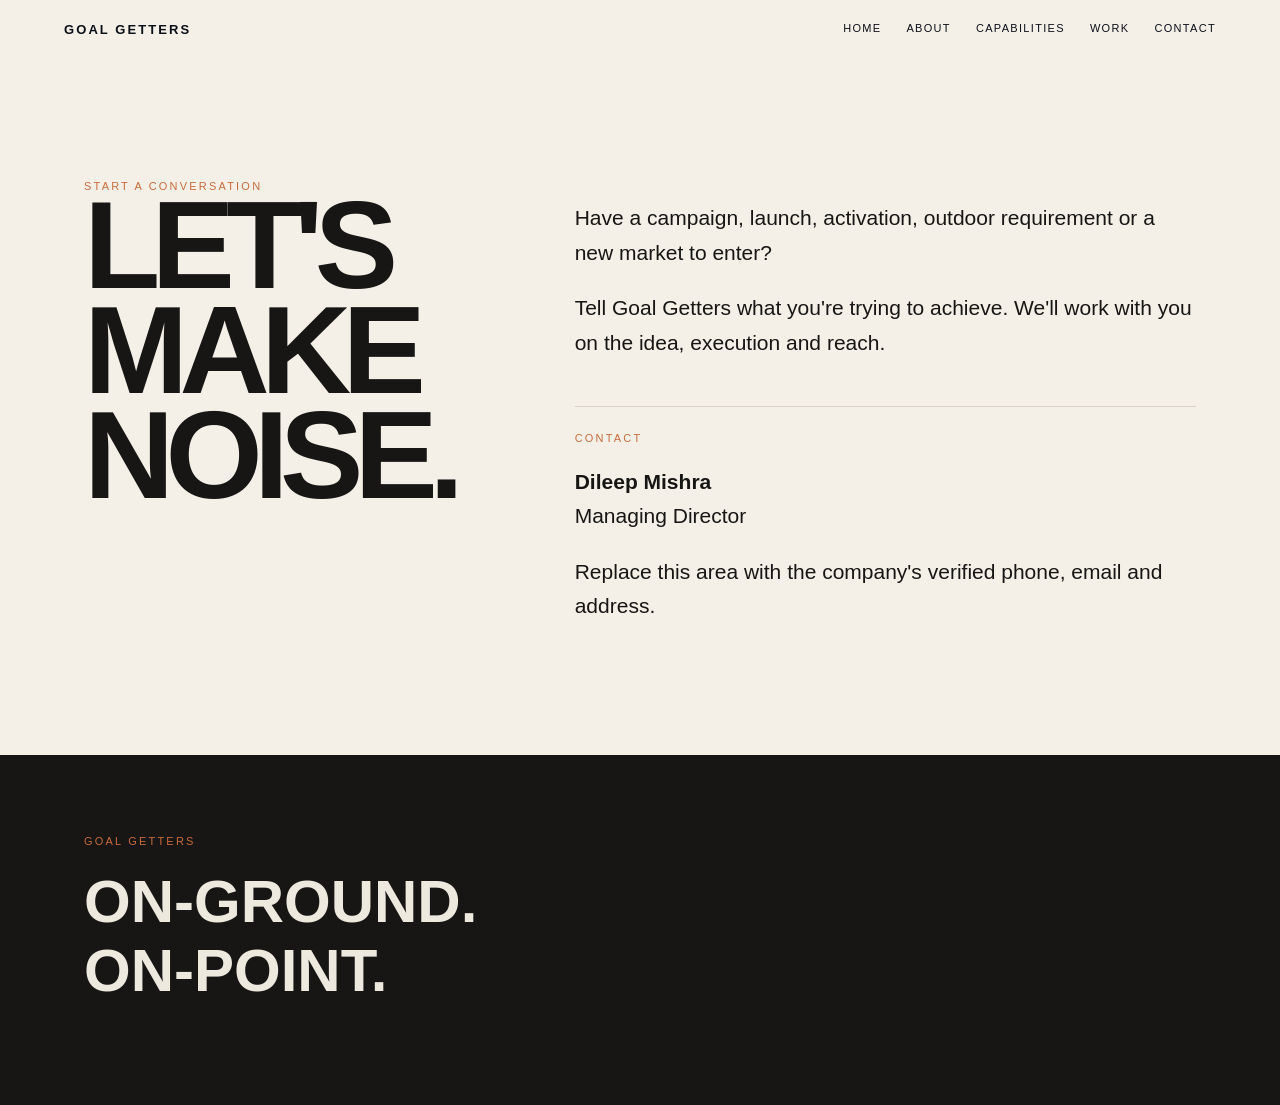
<file: contact.html>
<!doctype html><html><head><meta charset="utf-8"><meta name="viewport" content="width=device-width,initial-scale=1"><title>Contact — Goal Getters</title><link rel="stylesheet" href="style.css"></head><body><nav><a class="brand" href="index.html">GOAL GETTERS</a><div class="links"><a href="index.html">Home</a><a href="about.html">About</a><a href="services.html">Capabilities</a><a href="work.html">Work</a><a href="contact.html">Contact</a></div></nav><section style="padding-top:180px;min-height:80vh"><div class="wrap intro"><div><div class="small">Start a conversation</div><h1 style="font-size:clamp(55px,10vw,125px)">LET'S<br>MAKE<br>NOISE.</h1></div><div><p>Have a campaign, launch, activation, outdoor requirement or a new market to enter?</p><p>Tell Goal Getters what you're trying to achieve. We'll work with you on the idea, execution and reach.</p><div style="margin-top:45px;border-top:1px solid #d8d0c5;padding-top:25px"><div class="small">Contact</div><p><b>Dileep Mishra</b><br>Managing Director</p><p>Replace this area with the company's verified phone, email and address.</p></div></div></div></section><footer><div class="wrap"><div class="small">Goal Getters</div><h2 style="font-size:60px;margin:20px 0">ON-GROUND.<br>ON-POINT.</h2></div></footer></body></html>
</file>
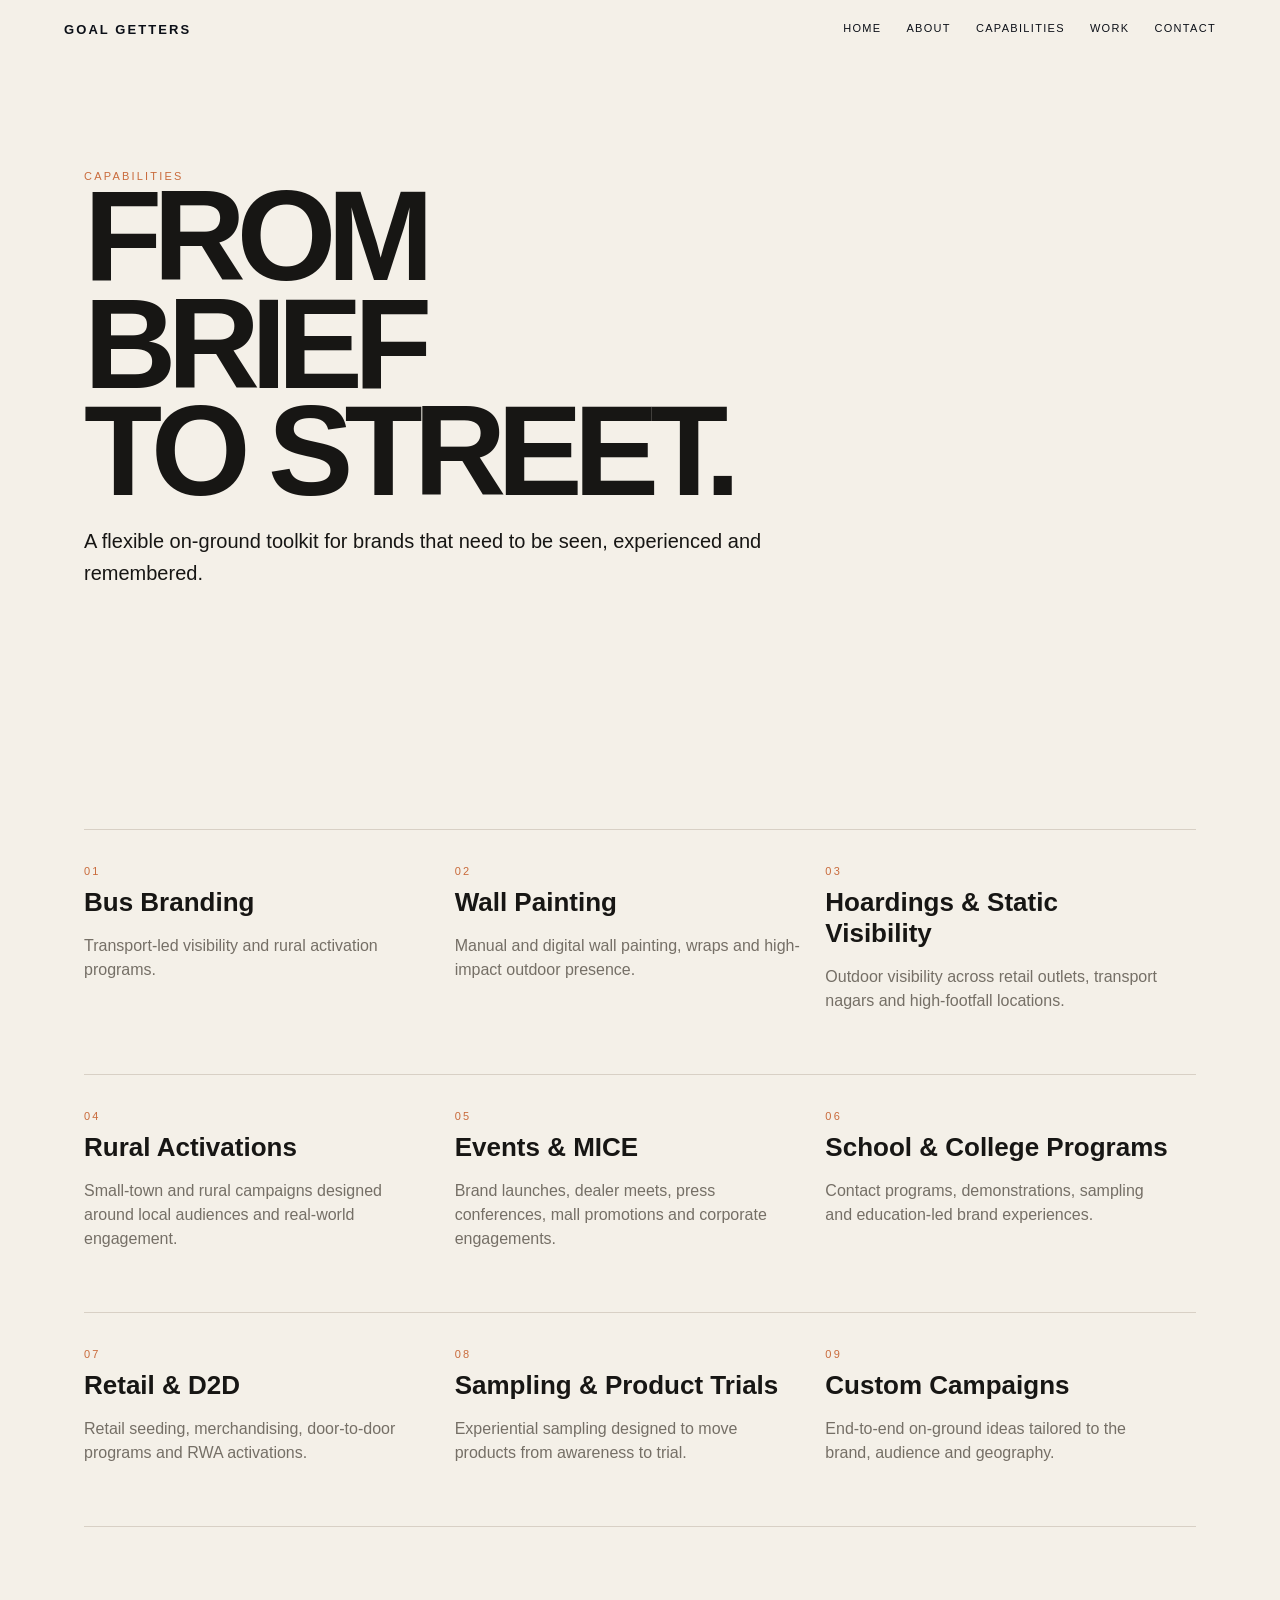
<file: services.html>
<!doctype html><html><head><meta charset="utf-8"><meta name="viewport" content="width=device-width,initial-scale=1"><title>Capabilities — Goal Getters</title><link rel="stylesheet" href="style.css"></head><body><nav><a class="brand" href="index.html">GOAL GETTERS</a><div class="links"><a href="index.html">Home</a><a href="about.html">About</a><a href="services.html">Capabilities</a><a href="work.html">Work</a><a href="contact.html">Contact</a></div></nav><section style="padding-top:170px"><div class="wrap"><div class="small">Capabilities</div><h1 style="font-size:clamp(55px,10vw,135px)">FROM<br>BRIEF<br>TO STREET.</h1><p style="max-width:680px;font-size:20px;line-height:1.6">A flexible on-ground toolkit for brands that need to be seen, experienced and remembered.</p></div></section><section><div class="wrap"><div class="services"><div class="service"><div class="small">01</div><h3>Bus Branding</h3><p>Transport-led visibility and rural activation programs.</p></div><div class="service"><div class="small">02</div><h3>Wall Painting</h3><p>Manual and digital wall painting, wraps and high-impact outdoor presence.</p></div><div class="service"><div class="small">03</div><h3>Hoardings & Static Visibility</h3><p>Outdoor visibility across retail outlets, transport nagars and high-footfall locations.</p></div><div class="service"><div class="small">04</div><h3>Rural Activations</h3><p>Small-town and rural campaigns designed around local audiences and real-world engagement.</p></div><div class="service"><div class="small">05</div><h3>Events & MICE</h3><p>Brand launches, dealer meets, press conferences, mall promotions and corporate engagements.</p></div><div class="service"><div class="small">06</div><h3>School & College Programs</h3><p>Contact programs, demonstrations, sampling and education-led brand experiences.</p></div><div class="service"><div class="small">07</div><h3>Retail & D2D</h3><p>Retail seeding, merchandising, door-to-door programs and RWA activations.</p></div><div class="service"><div class="small">08</div><h3>Sampling & Product Trials</h3><p>Experiential sampling designed to move products from awareness to trial.</p></div><div class="service"><div class="small">09</div><h3>Custom Campaigns</h3><p>End-to-end on-ground ideas tailored to the brand, audience and geography.</p></div></div></div></section></body></html>
</file>
<file: style.css>
*{box-sizing:border-box}html{scroll-behavior:smooth}body{margin:0;background:#f4f0e8;color:#171614;font-family:Arial,Helvetica,sans-serif}a{color:inherit;text-decoration:none}.wrap{max-width:1240px;margin:auto;padding:0 5vw}nav{position:fixed;top:0;left:0;right:0;z-index:20;display:flex;justify-content:space-between;padding:22px 5vw;color:white;mix-blend-mode:difference}nav .brand{font-weight:800;letter-spacing:.16em;font-size:13px}nav .links{display:flex;gap:25px;font-size:11px;text-transform:uppercase;letter-spacing:.12em}.hero{min-height:92vh;background:#1d1b18;color:#f7f2e9;display:flex;align-items:flex-end;padding:120px 5vw 70px;position:relative;overflow:hidden}.hero:before{content:"";position:absolute;inset:0;background:linear-gradient(120deg,rgba(0,0,0,.76),rgba(0,0,0,.15)),url('assets/credential-01.jpg') center/cover;opacity:.72}.hero>*{position:relative}.eyebrow,.small{text-transform:uppercase;letter-spacing:.2em;font-size:11px;color:#c96b3c}h1{font-size:clamp(58px,11vw,150px);line-height:.84;letter-spacing:-.07em;margin:0;max-width:1000px}.hero p{font-size:18px;max-width:650px;line-height:1.55;color:#ddd6cc;margin-top:35px}.cta{display:inline-block;margin-top:25px;padding:14px 21px;border:1px solid currentColor;text-transform:uppercase;letter-spacing:.13em;font-size:11px}section{padding:110px 0}.intro{display:grid;grid-template-columns:1fr 1.6fr;gap:8vw}.intro h2,.section-title{font-size:clamp(40px,6vw,78px);line-height:.92;letter-spacing:-.05em;margin:0}.intro p{font-size:21px;line-height:1.65;max-width:720px}.stats{display:grid;grid-template-columns:repeat(3,1fr);gap:20px;margin-top:45px}.stat{border-top:1px solid #d8d0c5;padding-top:20px}.stat strong{font-size:45px;display:block}.stat span{color:#756f66;font-size:12px;text-transform:uppercase;letter-spacing:.12em}.services{display:grid;grid-template-columns:repeat(3,1fr);border-top:1px solid #d8d0c5}.service{padding:35px 25px 45px 0;border-bottom:1px solid #d8d0c5;min-height:180px}.service h3{font-size:26px;margin:10px 0}.service p{color:#756f66;line-height:1.5}.feature{display:grid;grid-template-columns:1.1fr .9fr;min-height:560px;background:#20201d;color:white}.feature img{width:100%;height:100%;object-fit:cover}.feature-copy{padding:70px;display:flex;flex-direction:column;justify-content:center}.feature-copy h2{font-size:clamp(45px,6vw,85px);line-height:.9;letter-spacing:-.05em;margin:15px 0}.feature-copy p{color:#c9c4bb;line-height:1.6}.grid{display:grid;grid-template-columns:repeat(2,1fr);gap:18px;margin-top:50px}.card{overflow:hidden}.card img{display:block;width:100%;aspect-ratio:4/3;object-fit:cover;transition:transform .7s}.card:hover img{transform:scale(1.04)}.caption{padding:15px 0 30px}.caption b{font-size:16px}.caption span{display:block;color:#756f66;font-size:12px;margin-top:6px}.team{display:grid;grid-template-columns:1fr 2fr;gap:8vw}.person{border-top:1px solid #d8d0c5;padding:18px 0}.person strong{font-size:22px}.person span{color:#756f66}footer{background:#171614;color:#eee9df;padding:80px 0}.footergrid{display:grid;grid-template-columns:2fr 1fr 1fr;gap:50px}.footergrid h2{font-size:60px;line-height:.9;letter-spacing:-.05em;margin:0 0 35px}.footergrid p{color:#aaa49a;line-height:1.6}@media(max-width:800px){nav .links{display:none}.hero{min-height:80vh}.intro,.feature,.team{grid-template-columns:1fr}.feature-copy{padding:45px 30px}.services,.stats{grid-template-columns:1fr}.grid{grid-template-columns:1fr}.footergrid{grid-template-columns:1fr}}
</file>
